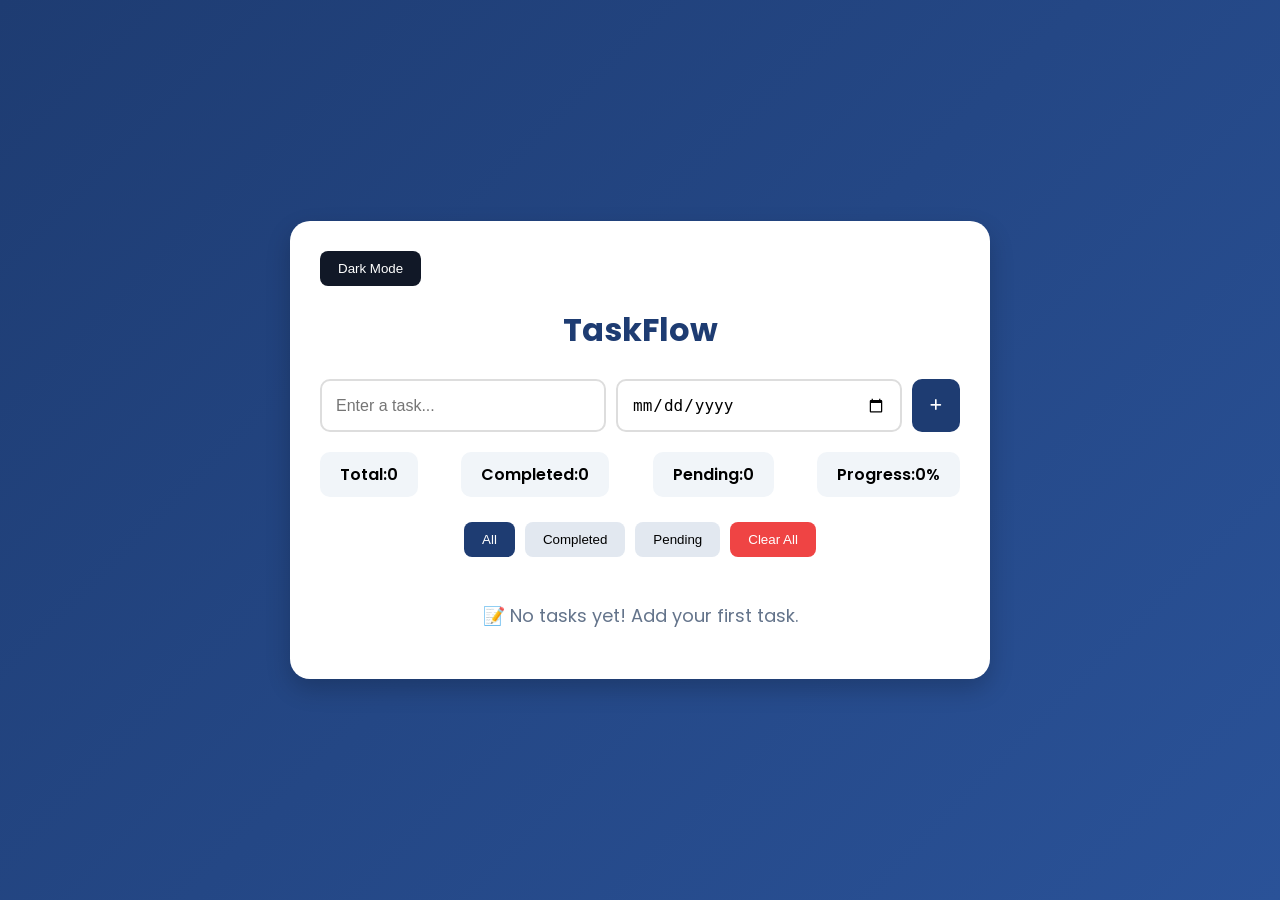
<file: Project3-To-Do-List/index.html>
<!DOCTYPE html>
<html lang="en">
<head>
    <meta charset="UTF-8">
    <meta name="viewport" content="width=device-width, initial-scale=1.0">
    <title>TaskFlow - Smart To Do List</title>
    <link rel="stylesheet" href="style.css">
    <link href="https://fonts.googleapis.com/css2?family=Poppins:wght@300;400;500;600;700&display=swap" rel="stylesheet">
    <link rel="stylesheet" href="https://cdnjs.cloudflare.com/ajax/libs/font-awesome/6.5.2/css/all.min.css">
</head>
<body>
    <main class="container">
        <header>
            <button id="themeBtn">Dark Mode</button>
            <h1>TaskFlow</h1>
        </header>
        <form class="input-section">
            <input type="text" id="taskInput" placeholder="Enter a task...">
            <input type="date" id="taskDate">
            <button id="addBtn" type="button">
                <i class="fa-solid fa-plus"></i>
            </button>
        </form>
        <section class="stats">
            <p>Total:<span id="totalTasks">0</span></p>
            <p>Completed:<span id="completedTasks">0</span></p>
            <p>Pending:<span id="pendingTasks">0</span></p>
            <p>Progress:<span id="progressPercent">0%</span></p>
        </section>
        <div class="filters">
            <button class="filter-btn active" data-filter="all" type="button">All</button>
            <button class="filter-btn" data-filter="completed" type="button">Completed</button>
            <button class="filter-btn" data-filter="pending" type="button">Pending</button>
            <button id="clearAll" type="button">Clear All</button>
        </div>
        <ul id="taskList"></ul>
    </main>
    <script src="script.js"></script>
</body>
</html>
</file>
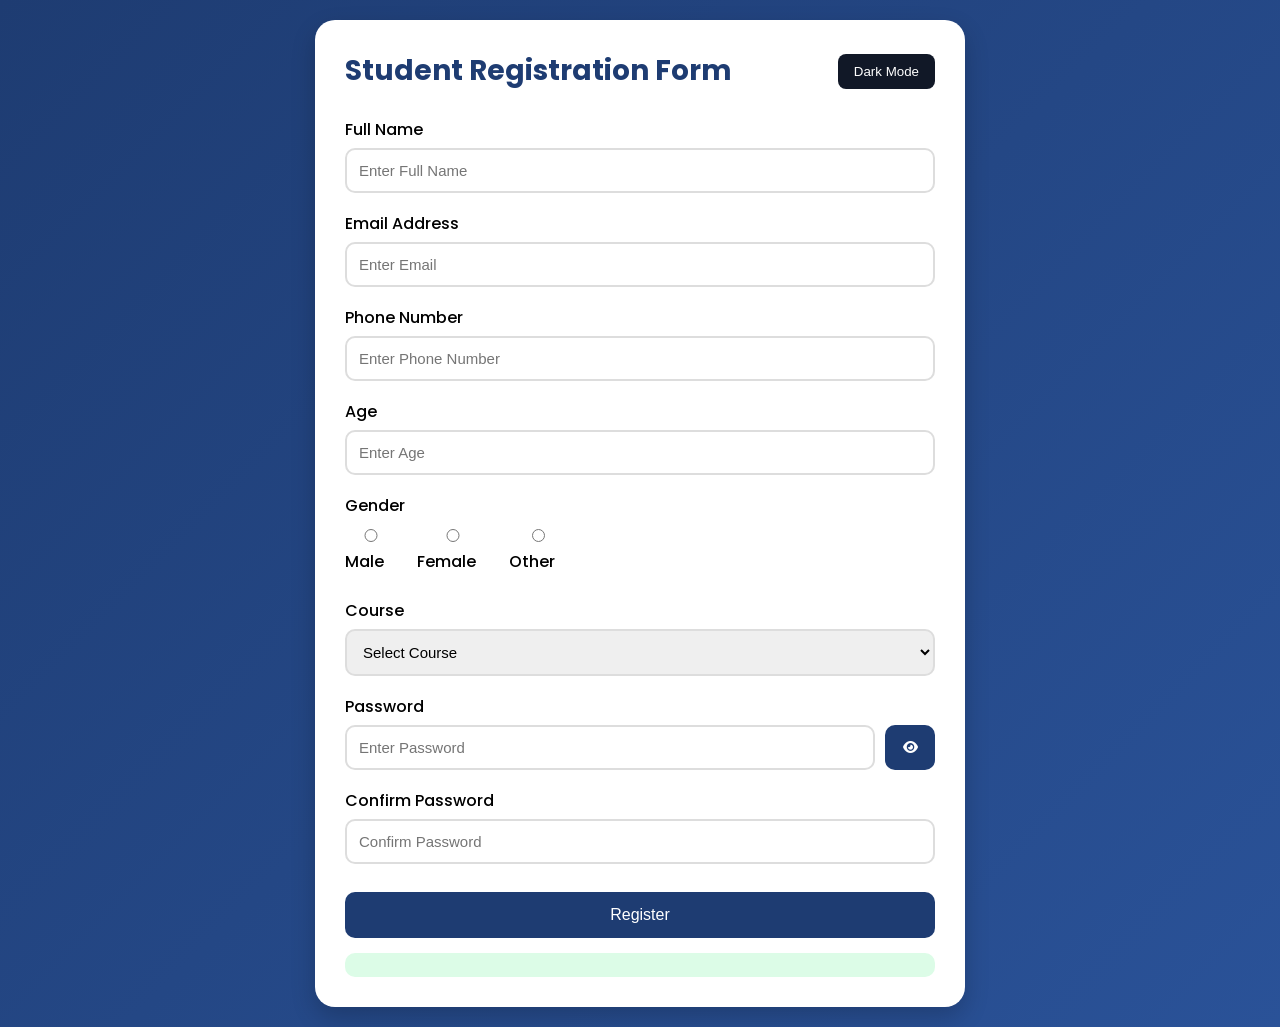
<file: Project4-Student-Registration-Form/index.html>
<!DOCTYPE html>
<html lang="en">
<head>
    <meta charset="UTF-8">
    <meta name="viewport" content="width=device-width, initial-scale=1.0">
    <title>Student Registration Form</title>
    <link rel="stylesheet" href="style.css">
    <link href="https://fonts.googleapis.com/css2?family=Poppins:wght@300;400;500;600;700&display=swap" rel="stylesheet">
    <link rel="stylesheet" href="https://cdnjs.cloudflare.com/ajax/libs/font-awesome/6.5.2/css/all.min.css">
</head>
<body>
    <main class="container">
        <header>
            <h1>Student Registration Form</h1>
            <button id="themeBtn" type="button">Dark Mode</button>
        </header>
        <form id="registrationForm">
            <div class="form-group">
                <label for="name">Full Name</label>
                <input type="text" id="name" placeholder="Enter Full Name">
                <small class="error" id="nameError"></small>
            </div>
            <div class="form-group">
                <label for="email">Email Address</label>
                <input type="text" id="email" placeholder="Enter Email">
                <small class="error" id="emailError"></small>
            </div>
            <div class="form-group">
                <label for="phone">Phone Number</label>
                <input type="text" id="phone" placeholder="Enter Phone Number">
                <small class="error" id="phoneError"></small>
            </div>
            <div class="form-group">
                <label for="age">Age</label>
                <input type="number" id="age" placeholder="Enter Age">
                <small class="error" id="ageError"></small>
            </div>
            <div class="form-group">
                <label>Gender</label>
                <div class="gender-box">
                    <label>
                        <input type="radio" name="gender" value="Male">Male
                    </label>
                    <label>
                        <input type="radio" name="gender" value="Female">Female
                    </label>
                    <label>
                        <input type="radio" name="gender" value="Other">Other
                    </label>
                </div>
                <small class="error" id="genderError"></small>
            </div>
            <div class="form-group">
                <label for="course">Course</label>
                <select id="course">
                    <option value="">Select Course</option>
                    <option>B.Tech</option>
                    <option>M.Tech</option>
                    <option>BCA</option>
                    <option>MCA</option>
                    <option>B.Sc</option>
                    <option>M.Sc</option>
                </select>
                <small class="error" id="courseError"></small>
            </div>
            <div class="form-group">
                <label for="password">Password</label>
                <div class="password-box">
                    <input type="password" id="password" placeholder="Enter Password">
                    <button type="button" id="togglePassword">
                        <i class="fa-solid fa-eye"></i>
                    </button>
                </div>
                <small class="error" id="passwordError"></small>
                <p id="strength"></p>
            </div>
            <div class="form-group">
                <label for="confirmPassword">Confirm Password</label> 
                <input type="password" id="confirmPassword" placeholder="Confirm Password">
                <small class="error" id="confirmPasswordError"></small>
            </div>
            <button type="submit" class="submit-btn">Register</button>
            <p id="successMessage"></p>
        </form>
    </main>
    <script src="script.js"></script>
</body>
</html>
</file>
<file: Project3-To-Do-List/style.css>
*{
    margin:0;
    padding:0;
    box-sizing:border-box;
}
body{
    font-family:'Poppins',sans-serif;
    min-height:100vh;
    display:flex;
    justify-content:center;
    align-items:center;
    background:linear-gradient(135deg,#1e3c72,#2a5298);
}
.container{
    width:90%;
    max-width:700px;
    background:white;
    padding:30px;
    border-radius:20px;
    box-shadow:0 10px 25px rgba(0,0,0,0.2);
}
h1{
    text-align:center;
    margin-bottom:25px;
    color:#1e3c72;
}
.input-section{
    display:flex;
    gap:10px;
}
.input-section input{
    flex:1;
    padding:14px;
    border:2px solid #ddd;
    border-radius:10px;
    font-size:16px;
}
.input-section button{
    padding:14px 18px;
    border:none;
    background:#1e3c72;
    color:white;
    border-radius:10px;
    cursor:pointer;
}
.stats{
    display:flex;
    justify-content:space-between;
    margin-top:20px;
    font-weight:600;
}
.stats p{
    background:#f1f5f9;
    padding:10px 20px;
    border-radius:10px;
}
.filters{
    display:flex;
    justify-content:center;
    gap:10px;
    margin:25px 0;
}
.filter-btn{
    border:none;
    padding:10px 18px;
    background:#e2e8f0;
    border-radius:8px;
    cursor:pointer;
}
.filter-btn.active{
    background:#1e3c72;
    color:white;
}
#taskList{
    list-style:none;
}
.task{
    display:flex;
    justify-content:space-between;
    align-items:center;
    padding:15px;
    margin-bottom:12px;
    background:#f8fafc;
    border-radius:10px;
    transition: 0.3s;
}
.task:hover{
    transform:translateY(-3px);
}
.task.completed span{
    text-decoration:line-through;
    color:gray;
}
.task-buttons{
    display:flex;
    gap:10px;
}
.complete-btn{
    background:green;
}
.complete-btn:hover{
    background:#059669;
}
.edit-btn{
    background:#f59e0b;
}
.edit-btn:hover{
    background:#d97706;
}
.delete-btn{
    background:red;
}
.delete-btn:hover{
    background:#dc2626;
}
.task-buttons button{
    color:white;
    border:none;
    padding:8px 10px;
    border-radius:6px;
    cursor:pointer;
}
#themeBtn{
    padding:10px 18px;
    border:none;
    border-radius:8px;
    background:#111827;
    color:white;
    cursor:pointer;
    margin-bottom:20px;
}
#taskDate{
    padding:14px;
    border:2px solid #ddd;
    border-radius:10px;
}
#clearAll{
    border:none;
    padding:10px 18px;
    border-radius:8px;
    cursor:pointer;
    background:#ef4444;
    color:white;
}
.empty{
    text-align:center;
    color:#64748b;
    padding:20px;
    font-size:18px;
}
.dark-mode{
    background:#111827;
}
.dark-mode .container{
    background:#1f2937;
    color:white;
}
.dark-mode h1{
    color:white;
}
.dark-mode .stats p{
    background:#374151;
    color:white;
}
.dark-mode input{
    background:#374151;
    color:white;
}
.dark-mode .task{
    background:#475569;
}
.dark-mode .filter-btn{
    background:#374151;
    color:white;
}
.dark-mode .filter-btn.active{
    background:#2563eb;
}
@media(max-width:600px){
    .container{
        width:95%;
        padding:20px;
    }
    .input-section{
        flex-direction:column;
    }
    .input-section button,.input-section input{
        width:100%;
    }
    .stats{
        flex-direction:column;
        gap:8px;
        text-align:center;
    }
    .stats p{
        width:100%;
    }
    .filters{
        flex-wrap:wrap;
    }
}
</file>
<file: Project4-Student-Registration-Form/style.css>
*{
    margin:0;
    padding:0;
    box-sizing:border-box;
}
body{
    font-family:'Poppins',sans-serif;
    min-height:100vh;
    display:flex;
    justify-content:center;
    align-items:center;
    padding:20px;
    background:linear-gradient(135deg,#1e3c72,#2a5298);
}
.container{
    width:100%;
    max-width:650px;
    background:white;
    padding:30px;
    border-radius:20px;
    box-shadow:0 10px 25px rgba(0,0,0,0.2);
}
header{
    display:flex;
    justify-content:space-between;
    align-items:center;
    margin-bottom:25px;
}
h1{
    color:#1e3c72;
    font-size:28px;
}
#themeBtn{
    padding:10px 16px;
    border:none;
    border-radius:8px;
    cursor:pointer;
    background:#111827;
    color:white;
}
.form-group{
    margin-bottom:18px;
}
.form-group label{
    display:block;
    margin-bottom:6px;
    font-weight:500;
}
.form-group input,.form-group select{
    width:100%;
    padding:12px;
    border:2px solid #ddd;
    border-radius:10px;
    font-size:15px;
}
.form-group input:focus,.form-group select:focus{
    outline:none;
    border-color:#2563eb;
}
.gender-box{
    display:flex;
    gap:20px;
}
.password-box{
    display:flex;
    gap:10px;
}
.password-box input{
    flex:1;
}
.password-box button{
    width:50px;
    border:none;
    border-radius:10px;
    cursor:pointer;
    background:#1e3c72;
    color:white;
}
#strength{
    margin-top:5px;
    font-size:14px;
    font-weight:600;
}
.error{
    color:red;
    font-size:13px;
}
.success-input{
    border:2px solid green !important;
}
.error-input{
    border:2px solid red !important;
}
.submit-btn{
    width:100%;
    padding:14px;
    border:none;
    border-radius:10px;
    background:#1e3c72;
    color:white;
    font-size:16px;
    cursor:pointer;
    margin-top:10px;
}
.submit-btn:hover{
    background:#16325c;
}
#successMessage{
    text-align:center;
    background:#dcfce7;
    color:#166534;
    padding:12px;
    border-radius:10px;
    margin-top:15px;
    font-weight:600;
}
.dark-mode{
    background:#111827;
}
.dark-mode .container{
    background:#1f2937;
    color:white;
}
.dark-mode h1{
    color:white;
}
.dark-mode input,.dark-mode select{
    background:#374151;
    color:white;
    border:2px solid #4b5563;
}
.dark-mode #themeBtn{
    background:#2563eb;
}
@media(max-width:600px){
    header{
        flex-direction:column;
        gap:10px;
    }
    h1{
        text-align:center;
        font-size:24px;
    }
    .gender-box{
        flex-direction:column;
        gap:8px;
    }
}
</file>
